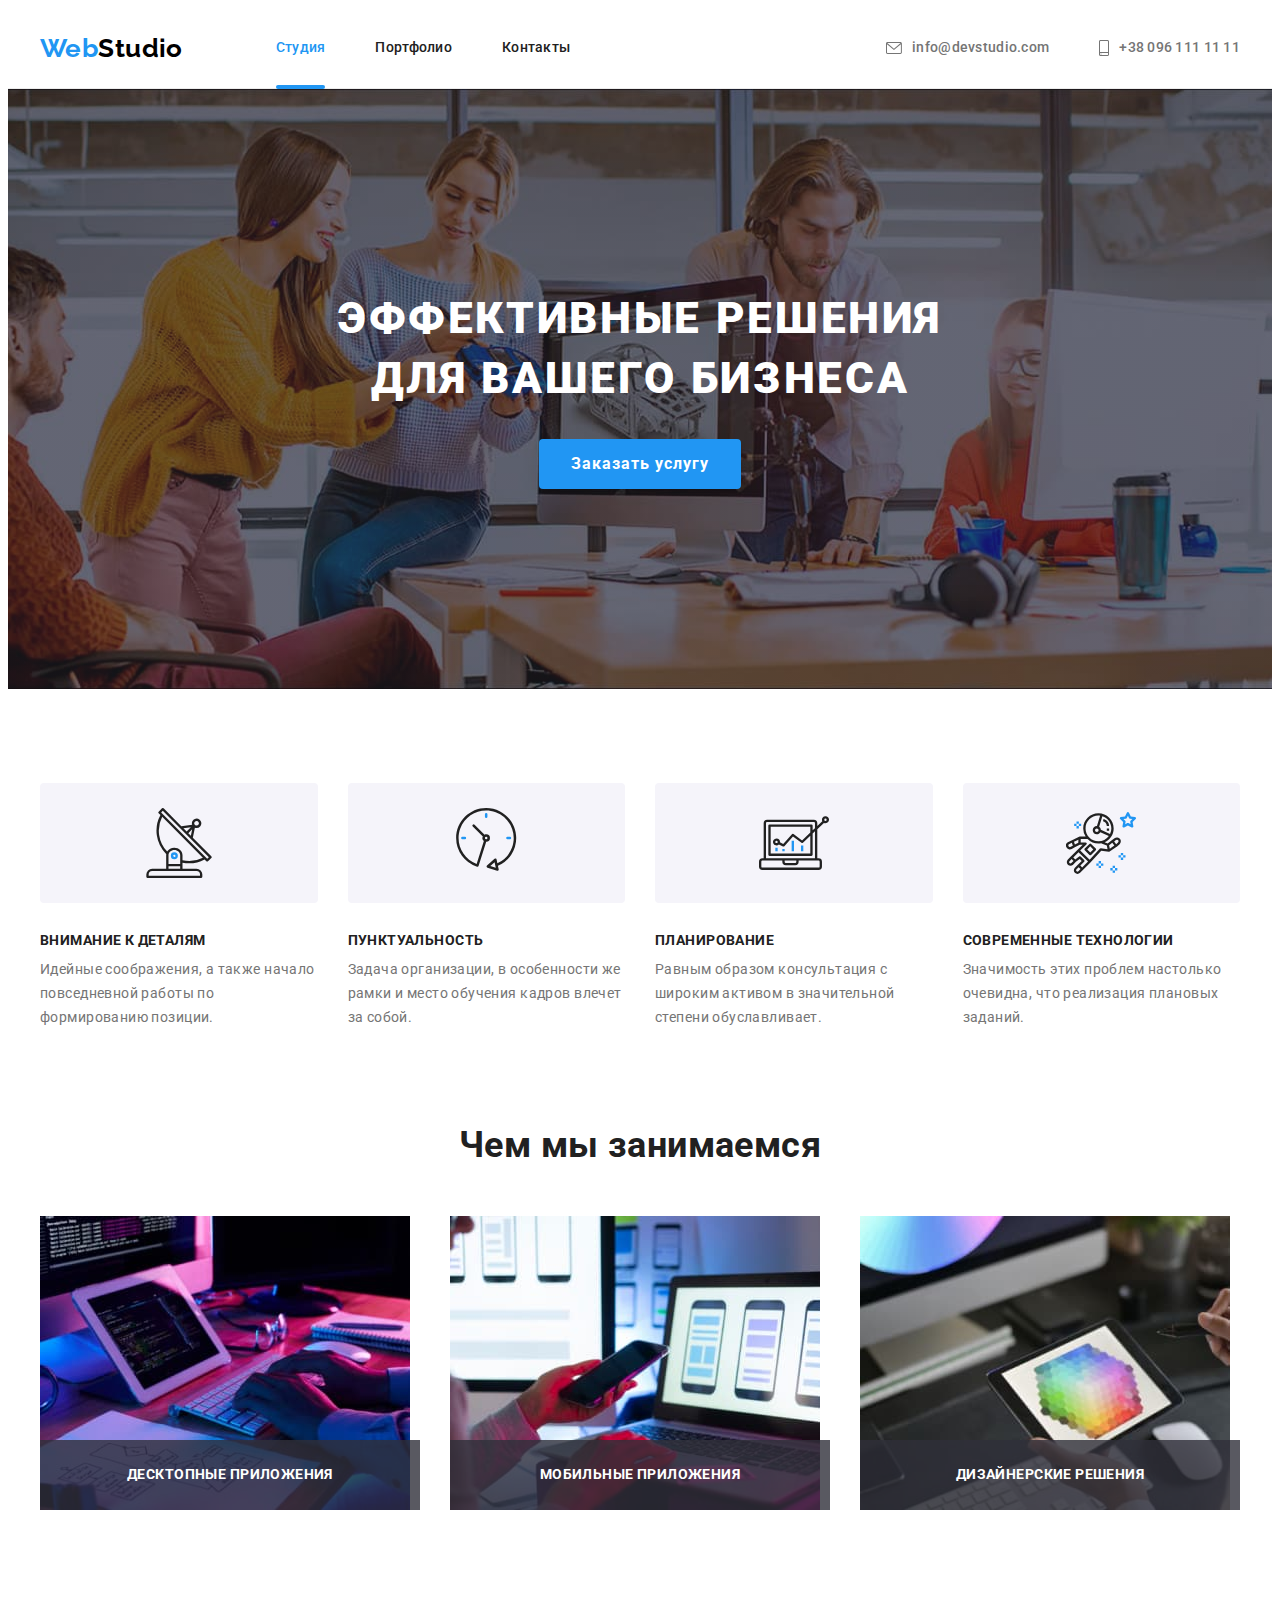
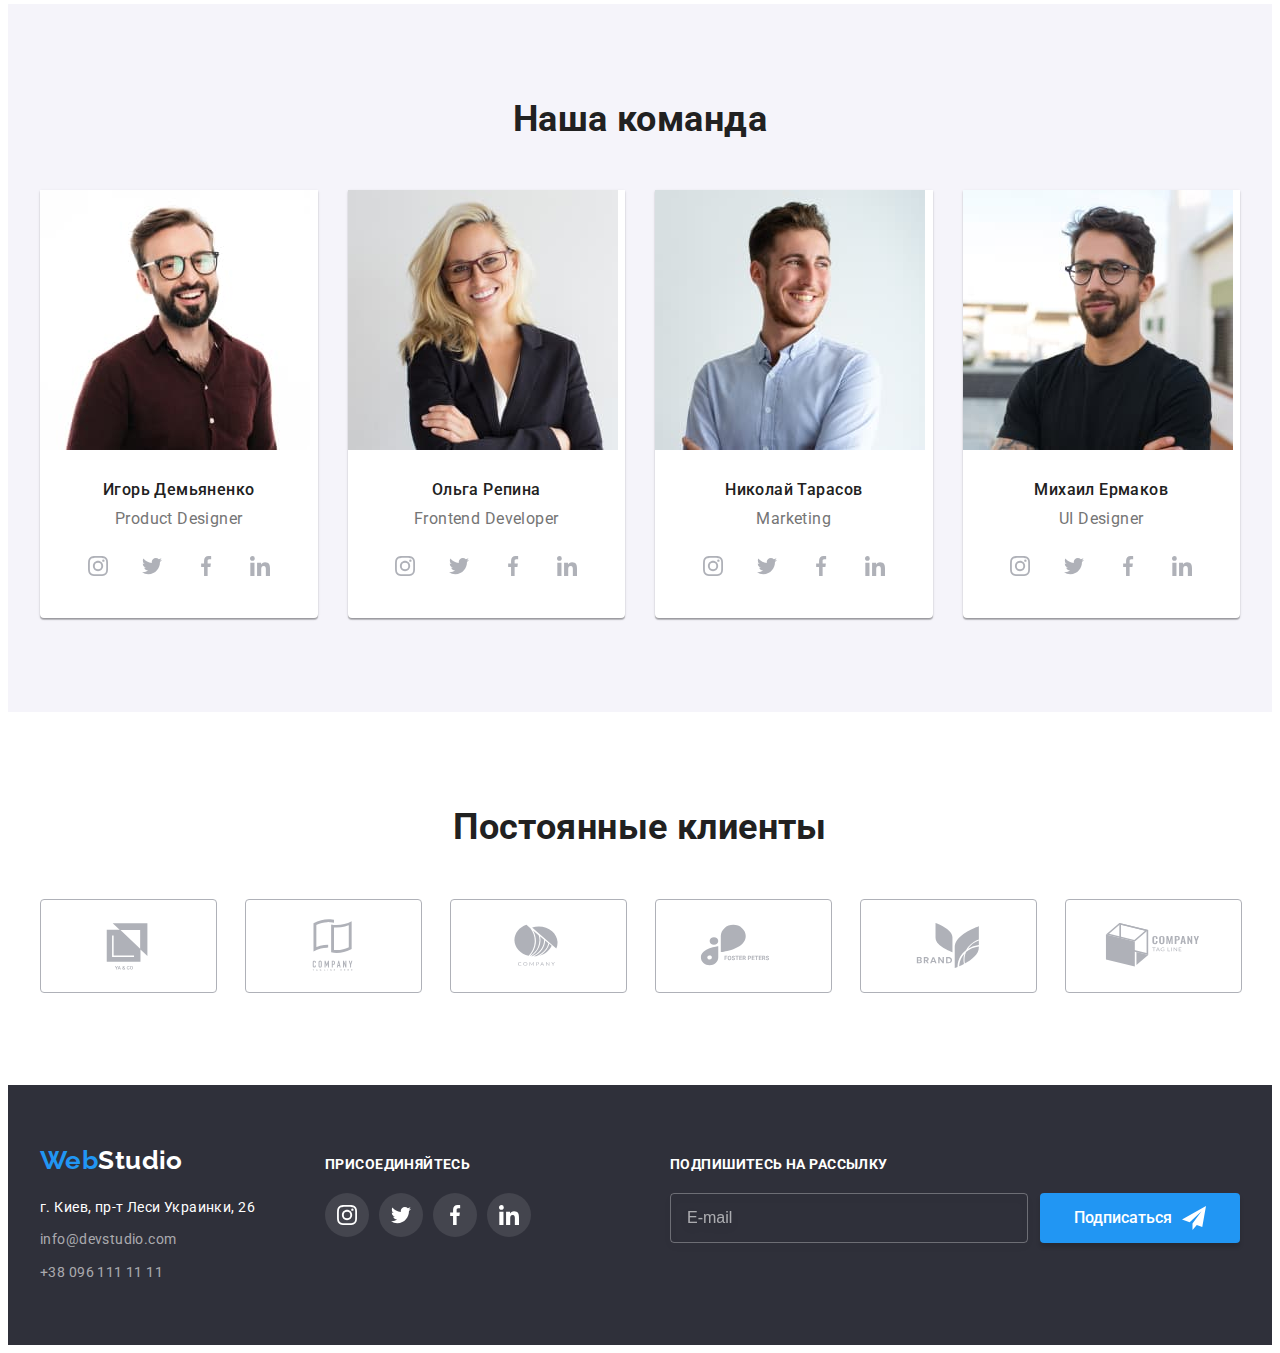
<file: index.html>
<!DOCTYPE html>
<html lang="ru">
  <head>
    <meta charset="UTF-8" />
    <meta http-equiv="X-UA-Compatible" content="IE=edge" />
    <meta name="viewport" content="width=device-width, initial-scale=1.0" />
    <title>Веб студия WebStudio</title>
    <link rel="preconnect" href="https://fonts.googleapis.com" />
    <link rel="preconnect" href="https://fonts.gstatic.com" crossorigin />
    <link
      href="https://fonts.googleapis.com/css2?family=Raleway:wght@700&family=Roboto:wght@400;500;700;900&display=swap"
      rel="stylesheet"
    />
    <link
      rel="stylesheet"
      href="https://cdnjs.cloudflare.com/ajax/libs/modern-normalize/1.1.0/modern-normalize.min.css"
      integrity="sha512-wpPYUAdjBVSE4KJnH1VR1HeZfpl1ub8YT/NKx4PuQ5NmX2tKuGu6U/JRp5y+Y8XG2tV+wKQpNHVUX03MfMFn9Q=="
      crossorigin="anonymous"
      referrerpolicy="no-referrer"
    />
    <link rel="stylesheet" href="./css/main.min.css" />
  </head>

  <body>
    <!-- header -->
    <header class="header">
      <div class="container container__header">
        <a class="logo logo__header" href="./"> <span class="logo--blue">Web</span>Studio </a>

        <button class="menu-btn menu-open-btn" type="button">
          <svg width="40" height="40" aria-label="Открыть мобильное меню">
            <use class="menu-open-btn__icon" href="images/icons.svg#menu-open"></use>
          </svg>
        </button>

        <div class="mobile-menu">
          <button class="menu-btn menu-close-btn" type="button">
            <svg width="40" height="40" aria-label="Закрыть мобильное меню">
              <use class="menu-close-btn__icon" href="images/icons.svg#menu-close"></use>
            </svg>
          </button>
          <nav class="site-nav">
            <ul class="nav-list">
              <li class="nav-list__item">
                <a class="nav-list__link nav-list__link--current" href="./index.html">Студия</a>
              </li>
              <li class="nav-list__item">
                <a class="nav-list__link" href="./portfolio.html">Портфолио</a>
              </li>
              <li class="nav-list__item"><a class="nav-list__link" href="">Контакты</a></li>
            </ul>
          </nav>

          <ul class="contact-list">
            <li class="contact-list__item">
              <a class="contact-list__link" href="mailto:info@devstudio.com">
                <svg class="contact-list__icon-envelope">
                  <use href="images/icons.svg#header-envelope-icon"></use>
                </svg>
                info@devstudio.com</a
              >
            </li>
            <li class="contact-list__item">
              <a class="contact-list__link contact-list__link--accent" href="tel:+380961111111">
                <svg class="contact-list__icon-phone">
                  <use href="images/icons.svg#header-phone-icon"></use>
                </svg>
                +38 096 111 11 11</a
              >
            </li>
          </ul>

          <ul class="social-list">
            <li class="social-list__item">
              <a href="" class="social-list__link" aria-label="instagram">Instagram</a>
            </li>
            <li class="social-list__item">
              <a href="" class="social-list__link" aria-label="twitter">Twitter</a>
            </li>
            <li class="social-list__item">
              <a href="" class="social-list__link" aria-label="facebook">Facebook</a>
            </li>
            <li class="social-list__item">
              <a href="" class="social-list__link" aria-label="linkedin">LinkedIn</a>
            </li>
          </ul>
        </div>
      </div>
    </header>

    <!-- main content -->
    <main>
      <!-- hero -->
      <section class="hero">
        <div class="container">
          <h1 class="hero__title">
            Эффективные решения <br />
            для вашего бизнеса
          </h1>
          <button class="hero__button button" type="button" data-modal-open>Заказать услугу</button>
        </div>
      </section>

      <!-- features -->
      <section class="section">
        <div class="container">
          <h2 class="visually-hidden">Особенности</h2>

          <ul class="feature-list">
            <li class="feature-list__item">
              <div class="feature-list__container">
                <svg class="feature-list__icon" width="70" height="70">
                  <use href="images/icons.svg#feature-antenna"></use>
                </svg>
              </div>
              <h3 class="feature-list__title">Внимание к деталям</h3>
              <p class="feature-list__text">
                Идейные соображения, а также начало повседневной работы по формированию позиции.
              </p>
            </li>
            <li class="feature-list__item">
              <div class="feature-list__container">
                <svg class="feature-list__icon" width="70" height="70">
                  <use href="images/icons.svg#feature-clock"></use>
                </svg>
              </div>
              <h3 class="feature-list__title">Пунктуальность</h3>
              <p class="feature-list__text">
                Задача организации, в особенности же рамки и место обучения кадров влечет за собой.
              </p>
            </li>
            <li class="feature-list__item">
              <div class="feature-list__container">
                <svg class="feature-list__icon" width="70" height="70">
                  <use href="images/icons.svg#feature-diagram"></use>
                </svg>
              </div>
              <h3 class="feature-list__title">Планирование</h3>
              <p class="feature-list__text">
                Равным образом консультация с широким активом в значительной степени обуславливает.
              </p>
            </li>
            <li class="feature-list__item">
              <div class="feature-list__container">
                <svg class="feature-list__icon" width="70" height="70">
                  <use href="images/icons.svg#feature-astronaut"></use>
                </svg>
              </div>
              <h3 class="feature-list__title">Современные технологии</h3>
              <p class="feature-list__text">
                Значимость этих проблем настолько очевидна, что реализация плановых заданий.
              </p>
            </li>
          </ul>
        </div>
      </section>

      <!-- service -->
      <section class="section section--no-padding section--is-hidden">
        <div class="container">
          <h2 class="section__title">Чем мы занимаемся</h2>

          <ul class="service-list">
            <li class="service-list__item">
              <img
                srcset="./images/service-desc-1.jpg 1x, ./images/service-desc-1@2x.jpg 2x"
                src="./images/service-desc-1.jpg"
                alt="Програмист печатает код"
                width="370"
              />
              <h3 class="service-list__title">Десктопные приложения</h3>
            </li>
            <li class="service-list__item">
              <img
                srcset="./images/service-desc-2.jpg 1x, ./images/service-desc-2@2x.jpg 2x"
                src="./images/service-desc-2.jpg"
                alt="Дизайнер создает адаптацию шаблона сайта на телефон"
                width="370"
              />
              <h3 class="service-list__title">Мобильные приложения</h3>
            </li>
            <li class="service-list__item">
              <img
                srcset="./images/service-desc-3.jpg 1x, ./images/service-desc-3@2x.jpg 2x"
                src="./images/service-desc-3.jpg"
                alt="Дизайнер на планшете выбирает цвет на цветовой палитре"
                width="370"
              />
              <h3 class="service-list__title">Дизайнерские решения</h3>
            </li>
          </ul>
        </div>
      </section>

      <!-- team -->
      <section class="section section--other-background">
        <div class="container">
          <h2 class="section__title">Наша команда</h2>

          <ul class="team-list">
            <li class="team-list__item">
              <picture>
                <source
                  srcset="./images/team-card-desc-1.jpg 1x, ./images/team-card-desc-1@2x.jpg 2x"
                  media="(min-width: 1200px)"
                />
                <source
                  srcset="./images/team-card-tabl-1.jpg 1x, ./images/team-card-tabl-1@2x.jpg 2x"
                  media="(min-width: 768px)"
                />
                <source
                  srcset="./images/team-card-mob-1.jpg 1x, ./images/team-card-mob-1@2x.jpg 2x"
                  media="(max-width: 767px)"
                />
                <img src="./images/team-card-desc-1.jpg" alt="Дизайнер продуктов" />
              </picture>

              <div class="team-list__container">
                <h3 class="team-list__title">Игорь Демьяненко</h3>
                <p class="team-list__text" lang="en">Product Designer</p>

                <ul class="social">
                  <li class="social__item">
                    <a href="" class="social__link" aria-label="instagram">
                      <svg class="social__icon" width="20" height="20">
                        <use href="images/icons.svg#sn-instagram"></use>
                      </svg>
                    </a>
                  </li>
                  <li class="social__item">
                    <a href="" class="social__link" aria-label="twitter">
                      <svg class="social__icon" width="20" height="20">
                        <use href="images/icons.svg#sn-twitter"></use>
                      </svg>
                    </a>
                  </li>
                  <li class="social__item">
                    <a href="" class="social__link" aria-label="facebook">
                      <svg class="social__icon" width="20" height="20">
                        <use href="images/icons.svg#sn-facebook"></use>
                      </svg>
                    </a>
                  </li>
                  <li class="social__item">
                    <a href="" class="social__link" aria-label="linkedin">
                      <svg class="social__icon" width="20" height="20">
                        <use href="images/icons.svg#sn-linkedin"></use>
                      </svg>
                    </a>
                  </li>
                </ul>
              </div>
            </li>
            <li class="team-list__item">
              <picture>
                <source
                  srcset="./images/team-card-desc-2.jpg 1x, ./images/team-card-desc-2@2x.jpg 2x"
                  media="(min-width: 1200px)"
                />
                <source
                  srcset="./images/team-card-tabl-2.jpg 1x, ./images/team-card-tabl-2@2x.jpg 2x"
                  media="(min-width: 768px)"
                />
                <source
                  srcset="./images/team-card-mob-2.jpg 1x, ./images/team-card-mob-2@2x.jpg 2x"
                  media="(max-width: 767px)"
                />
                <img src="./images/team-card-desc-2.jpg" alt="Фронтенд разработчик" />
              </picture>

              <div class="team-list__container">
                <h3 class="team-list__title">Ольга Репина</h3>
                <p class="team-list__text" lang="en">Frontend Developer</p>

                <ul class="social">
                  <li class="social__item">
                    <a href="" class="social__link" aria-label="instagram">
                      <svg class="social__icon" width="20" height="20">
                        <use href="images/icons.svg#sn-instagram"></use>
                      </svg>
                    </a>
                  </li>
                  <li class="social__item">
                    <a href="" class="social__link" aria-label="twitter">
                      <svg class="social__icon" width="20" height="20">
                        <use href="images/icons.svg#sn-twitter"></use>
                      </svg>
                    </a>
                  </li>
                  <li class="social__item">
                    <a href="" class="social__link" aria-label="facebook">
                      <svg class="social__icon" width="20" height="20">
                        <use href="images/icons.svg#sn-facebook"></use>
                      </svg>
                    </a>
                  </li>
                  <li class="social__item">
                    <a href="" class="social__link" aria-label="linkedin">
                      <svg class="social__icon" width="20" height="20">
                        <use href="images/icons.svg#sn-linkedin"></use>
                      </svg>
                    </a>
                  </li>
                </ul>
              </div>
            </li>
            <li class="team-list__item">
              <picture>
                <source
                  srcset="./images/team-card-desc-3.jpg 1x, ./images/team-card-desc-3@2x.jpg 2x"
                  media="(min-width: 1200px)"
                />
                <source
                  srcset="./images/team-card-tabl-3.jpg 1x, ./images/team-card-tabl-3@2x.jpg 2x"
                  media="(min-width: 768px)"
                />
                <source
                  srcset="./images/team-card-mob-3.jpg 1x, ./images/team-card-mob-3@2x.jpg 2x"
                  media="(max-width: 767px)"
                />
                <img src="./images/team-card-desc-3.jpg" alt="Маркетолог" />
              </picture>

              <div class="team-list__container">
                <h3 class="team-list__title">Николай Тарасов</h3>
                <p class="team-list__text" lang="en">Marketing</p>

                <ul class="social">
                  <li class="social__item">
                    <a href="" class="social__link" aria-label="instagram">
                      <svg class="social__icon" width="20" height="20">
                        <use href="images/icons.svg#sn-instagram"></use>
                      </svg>
                    </a>
                  </li>
                  <li class="social__item">
                    <a href="" class="social__link" aria-label="twitter">
                      <svg class="social__icon" width="20" height="20">
                        <use href="images/icons.svg#sn-twitter"></use>
                      </svg>
                    </a>
                  </li>
                  <li class="social__item">
                    <a href="" class="social__link" aria-label="facebook">
                      <svg class="social__icon" width="20" height="20">
                        <use href="images/icons.svg#sn-facebook"></use>
                      </svg>
                    </a>
                  </li>
                  <li class="social__item">
                    <a href="" class="social__link" aria-label="linkedin">
                      <svg class="social__icon" width="20" height="20">
                        <use href="images/icons.svg#sn-linkedin"></use>
                      </svg>
                    </a>
                  </li>
                </ul>
              </div>
            </li>
            <li class="team-list__item">
              <picture>
                <source
                  srcset="./images/team-card-desc-4.jpg 1x, ./images/team-card-desc-4@2x.jpg 2x"
                  media="(min-width: 1200px)"
                />
                <source
                  srcset="./images/team-card-tabl-4.jpg 1x, ./images/team-card-tabl-4@2x.jpg 2x"
                  media="(min-width: 768px)"
                />
                <source
                  srcset="./images/team-card-mob-4.jpg 1x, ./images/team-card-mob-4@2x.jpg 2x"
                  media="(max-width: 767px)"
                />
                <img src="./images/team-card-desc-4.jpg" alt="UI дезайнер" />
              </picture>

              <div class="team-list__container">
                <h3 class="team-list__title">Михаил Ермаков</h3>
                <p class="team-list__text" lang="en">UI Designer</p>

                <ul class="social">
                  <li class="social__item">
                    <a href="" class="social__link" aria-label="instagram">
                      <svg class="social__icon" width="20" height="20">
                        <use href="images/icons.svg#sn-instagram"></use>
                      </svg>
                    </a>
                  </li>
                  <li class="social__item">
                    <a href="" class="social__link" aria-label="twitter">
                      <svg class="social__icon" width="20" height="20">
                        <use href="images/icons.svg#sn-twitter"></use>
                      </svg>
                    </a>
                  </li>
                  <li class="social__item">
                    <a href="" class="social__link" aria-label="facebook">
                      <svg class="social__icon" width="20" height="20">
                        <use href="images/icons.svg#sn-facebook"></use>
                      </svg>
                    </a>
                  </li>
                  <li class="social__item">
                    <a href="" class="social__link" aria-label="linkedin">
                      <svg class="social__icon" width="20" height="20">
                        <use href="images/icons.svg#sn-linkedin"></use>
                      </svg>
                    </a>
                  </li>
                </ul>
              </div>
            </li>
          </ul>
        </div>
      </section>
    </main>

    <!-- clients -->
    <section class="section">
      <div class="container">
        <h2 class="section__title">Постоянные клиенты</h2>

        <ul class="clients-list">
          <li class="clients-list__item">
            <a href="" class="clients-list__link">
              <svg class="clients-list__icon" width="106" height="60">
                <use href="images/icons.svg#client-1"></use>
              </svg>
            </a>
          </li>
          <li class="clients-list__item">
            <a href="" class="clients-list__link">
              <svg class="clients-list__icon" width="106" height="60">
                <use href="images/icons.svg#client-2"></use>
              </svg>
            </a>
          </li>
          <li class="clients-list__item">
            <a href="" class="clients-list__link">
              <svg class="clients-list__icon" width="106" height="60">
                <use href="images/icons.svg#client-3"></use>
              </svg>
            </a>
          </li>
          <li class="clients-list__item">
            <a href="" class="clients-list__link">
              <svg class="clients-list__icon" width="106" height="60">
                <use href="images/icons.svg#client-4"></use>
              </svg>
            </a>
          </li>
          <li class="clients-list__item">
            <a href="" class="clients-list__link">
              <svg class="clients-list__icon" width="106" height="60">
                <use href="images/icons.svg#client-5"></use>
              </svg>
            </a>
          </li>
          <li class="clients-list__item">
            <a href="" class="clients-list__link">
              <svg class="clients-list__icon" width="106" height="60">
                <use href="images/icons.svg#client-6"></use>
              </svg>
            </a>
          </li>
        </ul>
      </div>
    </section>

    <!-- footer -->
    <footer class="footer">
      <div class="container footer__elements">
        <div class="footer_first-column">
          <a class="logo logo__footer logo--dark" href="./">
            <span class="logo--blue">Web</span>Studio
          </a>

          <address>
            <ul class="address-list">
              <li class="address-list__item">
                <a
                  class="address-list__link"
                  href="https://goo.gl/maps/HY3VaiPeCCJGnbPLA"
                  target="_blank"
                  rel="noopener"
                >
                  г. Киев, пр-т Леси Украинки, 26
                </a>
              </li>
              <li class="address-list__item">
                <a
                  class="address-list__link address-list__link--gray"
                  href="mailto:info@devstudio.com"
                  >info@devstudio.com</a
                >
              </li>
              <li class="address-list__item">
                <a class="address-list__link address-list__link--gray" href="tel:+380961111111"
                  >+38 096 111 11 11</a
                >
              </li>
            </ul>
          </address>
        </div>

        <div class="footer__second-column">
          <p class="footer__text">присоединяйтесь</p>
          <ul class="social">
            <li class="social__item">
              <a href="" class="social__link social__link--dark" aria-label="instagram">
                <svg class="social__icon" width="20" height="20">
                  <use href="images/icons.svg#sn-instagram"></use>
                </svg>
              </a>
            </li>
            <li class="social__item">
              <a href="" class="social__link social__link--dark" aria-label="twitter">
                <svg class="social__icon" width="20" height="20">
                  <use href="images/icons.svg#sn-twitter"></use>
                </svg>
              </a>
            </li>
            <li class="social__item">
              <a href="" class="social__link social__link--dark" aria-label="facebook">
                <svg class="social__icon" width="20" height="20">
                  <use href="images/icons.svg#sn-facebook"></use>
                </svg>
              </a>
            </li>
            <li class="social__item">
              <a href="" class="social__link social__link--dark" aria-label="linkedin">
                <svg class="social__icon" width="20" height="20">
                  <use href="images/icons.svg#sn-linkedin"></use>
                </svg>
              </a>
            </li>
          </ul>
        </div>

        <div class="footer__third-column">
          <p class="footer__text">Подпишитесь на рассылку</p>

          <form class="mailing-form">
            <label for="mailing"></label>
            <input
              class="mailing-form__input"
              type="email"
              name="mailing"
              id="mailing"
              placeholder="E-mail"
              required
            />

            <button class="submit-button mailing-form__submit-button" type="submit">
              Подписаться
              <svg class="submit-button__icon" width="24" height="24">
                <use href="images/icons.svg#icon-send"></use>
              </svg>
            </button>
          </form>
        </div>
      </div>
    </footer>

    <!-- modal-window -->
    <div class="backdrop backdrop--is-hidden" data-modal>
      <div class="modal-window">
        <button class="close-button modal-window__close-button" type="button" data-modal-close>
          <svg class="close-button__icon" width="18" height="18">
            <use href="images/icons.svg#close-icon"></use>
          </svg>
        </button>
        <p class="modal-window__title">Оставьте свои данные, мы вам перезвоним</p>

        <form class="modal-form">
          <div class="modal-form__field">
            <label class="modal-form__label" for="user-name">Имя</label>
            <div class="modal-form__input-container">
              <input
                class="modal-form__input"
                type="text"
                name="user-name"
                id="user-name"
                minlength="3"
                required
              />
              <svg class="modal-form__icon" width="18" height="18">
                <use href="images/icons.svg#person-icon"></use>
              </svg>
            </div>
          </div>

          <div class="modal-form__field">
            <label class="modal-form__label" for="user-tel">Телефон </label>
            <div class="modal-form__input-container">
              <input class="modal-form__input" type="tel" name="user-tel" id="user-tel" required />
              <svg class="modal-form__icon" width="18" height="18">
                <use href="images/icons.svg#phone-icon"></use>
              </svg>
            </div>
          </div>

          <div class="modal-form__field">
            <label class="modal-form__label" for="user-mail">Почта</label>
            <div class="modal-form__input-container">
              <input
                class="modal-form__input"
                type="email"
                name="user-mail"
                id="user-mail"
                required
              />
              <svg class="modal-form__icon" width="18" height="18">
                <use href="images/icons.svg#email-icon"></use>
              </svg>
            </div>
          </div>

          <div class="modal-form__textarea-container">
            <label class="modal-form__label" for="user-coment">Комментарий</label>
            <textarea
              class="modal-form__textarea"
              name="user-coment"
              id="user-coment"
              placeholder="Введите текст"
            ></textarea>
          </div>

          <label class="modal-form__checkbox-label">
            <input
              class="modal-form__checkbox visually-hidden"
              type="checkbox"
              name="user-checkbox"
              required
            />
            <span class="modal-form__custom-checkbox">
              <svg class="modal-form__custom-checkbox-icon" width="16" height="15">
                <use href="images/icons.svg#icon-check"></use>
              </svg>
            </span>
            <span class="modal-form__checkbox-label-text"
              >Соглашаюсь с рассылкой и принимаю
              <a class="modal-form__checkbox-label-link" href="">Условия договора</a></span
            >
          </label>

          <button class="submit-button modal-form__submit-button" type="submit">Отправить</button>
        </form>
      </div>
    </div>

    <script src="./js/modal.js"></script>
    <script src="./js/mobile-menu.js"></script>
  </body>
</html>
</file>
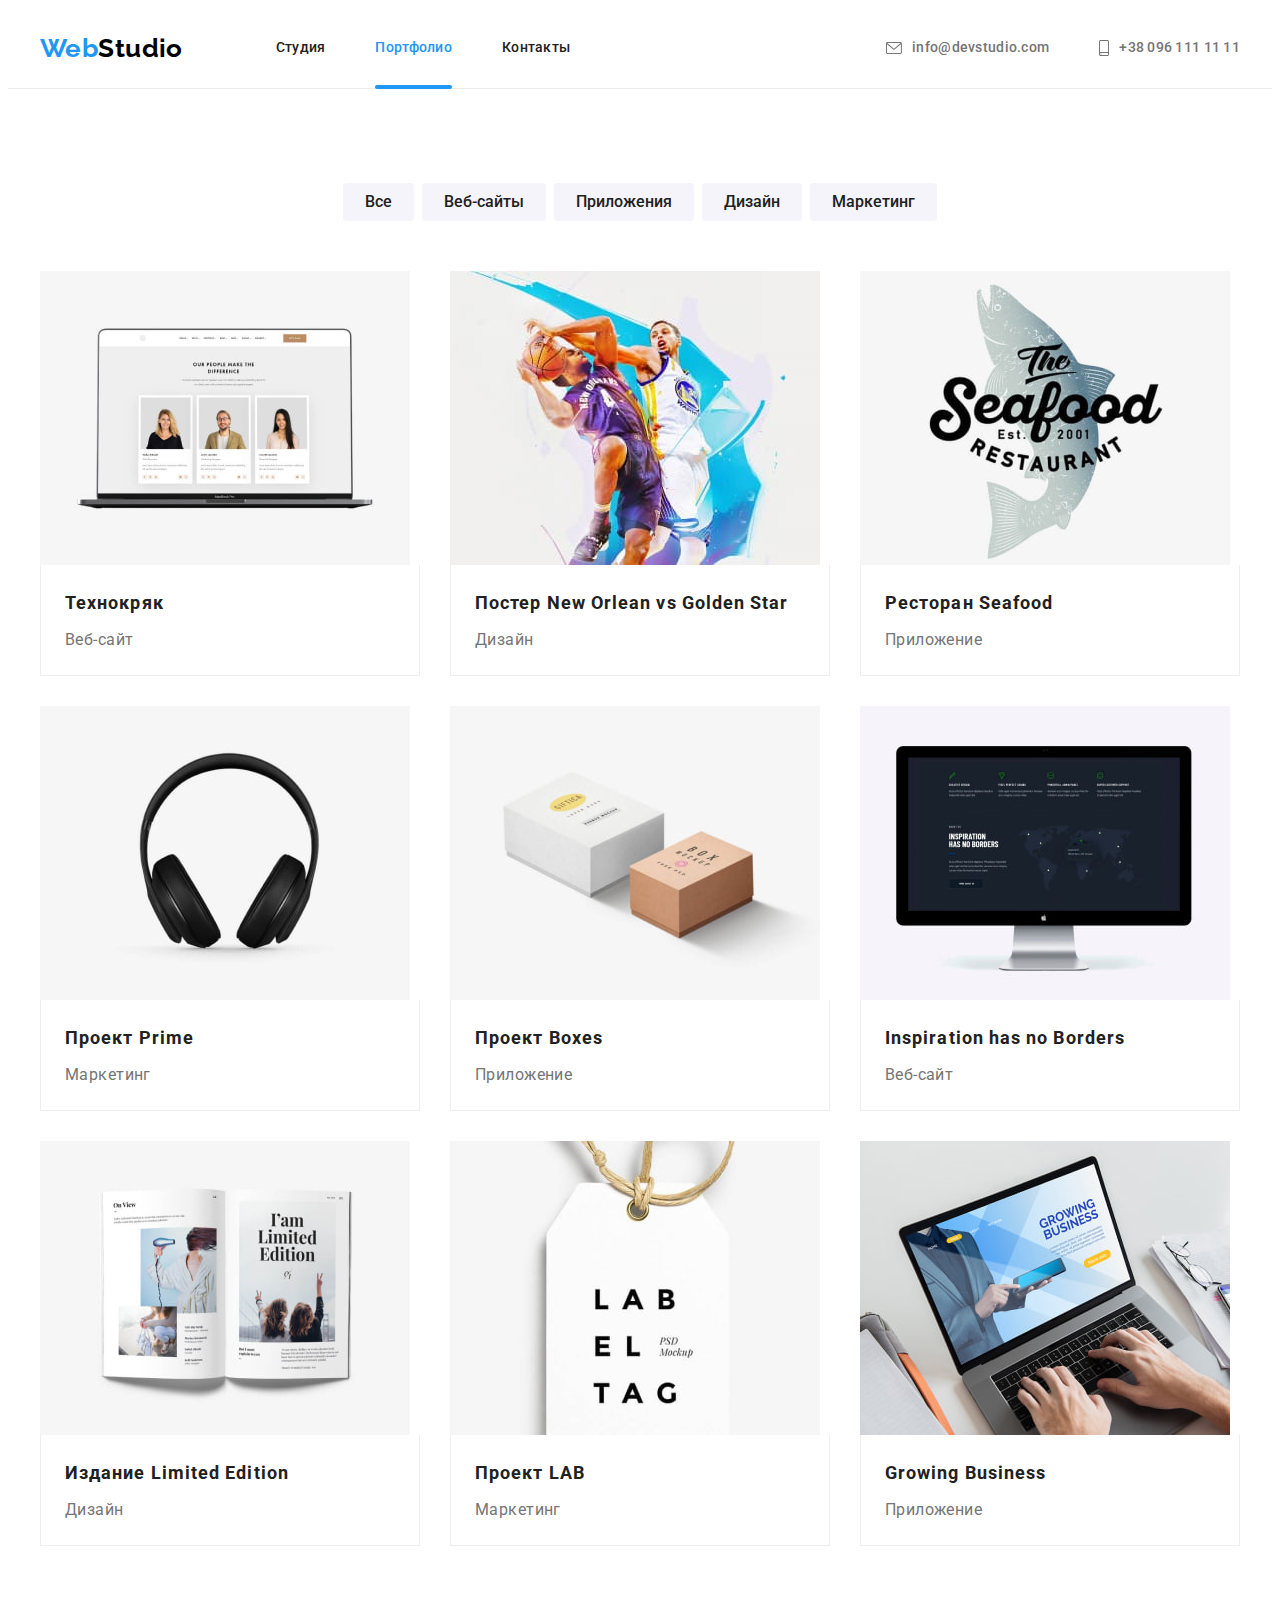
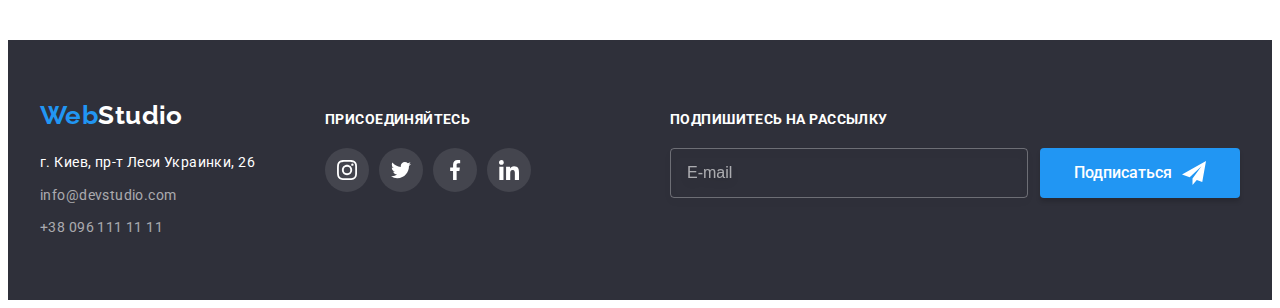
<file: portfolio.html>
<!DOCTYPE html>
<html lang="ru">
  <head>
    <meta charset="UTF-8" />
    <meta http-equiv="X-UA-Compatible" content="IE=edge" />
    <meta name="viewport" content="width=device-width, initial-scale=1.0" />
    <title>Веб студия WebStudio</title>
    <link rel="preconnect" href="https://fonts.googleapis.com" />
    <link rel="preconnect" href="https://fonts.gstatic.com" crossorigin />
    <link
      href="https://fonts.googleapis.com/css2?family=Raleway:wght@700&family=Roboto:wght@400;500;700;900&display=swap"
      rel="stylesheet"
    />
    <link
      rel="stylesheet"
      href="https://cdnjs.cloudflare.com/ajax/libs/modern-normalize/1.1.0/modern-normalize.min.css"
      integrity="sha512-wpPYUAdjBVSE4KJnH1VR1HeZfpl1ub8YT/NKx4PuQ5NmX2tKuGu6U/JRp5y+Y8XG2tV+wKQpNHVUX03MfMFn9Q=="
      crossorigin="anonymous"
      referrerpolicy="no-referrer"
    />
    <link rel="stylesheet" href="./css/main.min.css" />
  </head>

  <body>
    <!-- header -->
    <header class="header">
      <div class="container container__header">
        <a class="logo logo__header" href="./"> <span class="logo--blue">Web</span>Studio </a>

        <button class="menu-btn menu-open-btn" type="button">
          <svg width="40" height="40" area-label="Открыть мобильное меню">
            <use class="menu-open-btn__icon" href="images/icons.svg#menu-open"></use>
          </svg>
        </button>

        <div class="mobile-menu">
          <button class="menu-btn menu-close-btn" type="button">
            <svg width="40" height="40" area-label="Закрыть мобильное меню">
              <use class="menu-close-btn__icon" href="images/icons.svg#menu-close"></use>
            </svg>
          </button>
          <nav class="site-nav">
            <ul class="nav-list">
              <li class="nav-list__item">
                <a class="nav-list__link" href="./index.html">Студия</a>
              </li>
              <li class="nav-list__item">
                <a class="nav-list__link nav-list__link--current" href="./portfolio.html"
                  >Портфолио</a
                >
              </li>
              <li class="nav-list__item"><a class="nav-list__link" href="">Контакты</a></li>
            </ul>
          </nav>

          <ul class="contact-list">
            <li class="contact-list__item">
              <a class="contact-list__link" href="mailto:info@devstudio.com">
                <svg class="contact-list__icon-envelope">
                  <use href="images/icons.svg#header-envelope-icon"></use>
                </svg>
                info@devstudio.com</a
              >
            </li>
            <li class="contact-list__item">
              <a class="contact-list__link contact-list__link--accent" href="tel:+380961111111">
                <svg class="contact-list__icon-phone">
                  <use href="images/icons.svg#header-phone-icon"></use>
                </svg>
                +38 096 111 11 11</a
              >
            </li>
          </ul>

          <ul class="social-list">
            <li class="social-list__item">
              <a href="" class="social-list__link" aria-label="instagram">Instagram</a>
            </li>
            <li class="social-list__item">
              <a href="" class="social-list__link" aria-label="twitter">Twitter</a>
            </li>
            <li class="social-list__item">
              <a href="" class="social-list__link" aria-label="facebook">Facebook</a>
            </li>
            <li class="social-list__item">
              <a href="" class="social-list__link" aria-label="linkedin">LinkedIn</a>
            </li>
          </ul>
        </div>
      </div>
    </header>

    <!-- Основной контент -->
    <main>
      <section class="section">
        <div class="container">
          <h1 class="visually-hidden">Портфолио</h1>
          <!-- Кнопки -->
          <ul class="filter-list">
            <li class="filter-list__item">
              <button class="filter-list__button" type="button">Все</button>
            </li>
            <li class="filter-list__item">
              <button class="filter-list__button" type="button">Веб-сайты</button>
            </li>
            <li class="filter-list__item">
              <button class="filter-list__button" type="button">Приложения</button>
            </li>
            <li class="filter-list__item">
              <button class="filter-list__button" type="button">Дизайн</button>
            </li>
            <li class="filter-list__item">
              <button class="filter-list__button" type="button">Маркетинг</button>
            </li>
          </ul>
          <!-- Список проектов -->
          <ul class="project-list">
            <li class="project-list__item">
              <a class="project-list__link" href="">
                <div class="project-list__container">
                  <picture>
                    <source
                      srcset="./images/portfolio-desc-1.jpg 1x, ./images/portfolio-desc-1@2x.jpg 2x"
                      media="(min-width: 1200px)"
                    />
                    <source
                      srcset="./images/portfolio-tabl-1.jpg 1x, ./images/portfolio-tabl-1@2x.jpg 2x"
                      media="(min-width: 768px)"
                    />
                    <source
                      srcset="./images/portfolio-mob-1.jpg 1x, ./images/portfolio-mob-1@2x.jpg 2x"
                      media="(max-width: 767px)"
                    />
                    <img
                      src="./images/portfolio-desc-1.jpg"
                      alt="На экране ноутбука главная страница сайта"
                    />
                  </picture>

                  <p class="project-list__overlay-description">
                    Технокряк это современная площадка распространения коронавируса. Компании
                    используют эту платформу для цифрового шпионажа и атак на защищённые сервера
                    конкурентов.
                  </p>
                </div>
                <div class="project-list__thumb">
                  <h2 class="project-list__title">Технокряк</h2>
                  <p class="project-list__text">Веб-сайт</p>
                </div>
              </a>
            </li>

            <li class="project-list__item">
              <a class="project-list__link" href="">
                <div class="project-list__container">
                  <picture>
                    <source
                      srcset="./images/portfolio-desc-2.jpg 1x, ./images/portfolio-desc-2@2x.jpg 2x"
                      media="(min-width: 1200px)"
                    />
                    <source
                      srcset="./images/portfolio-tabl-2.jpg 1x, ./images/portfolio-tabl-2@2x.jpg 2x"
                      media="(min-width: 768px)"
                    />
                    <source
                      srcset="./images/portfolio-mob-2.jpg 1x, ./images/portfolio-mob-2@2x.jpg 2x"
                      media="(max-width: 767px)"
                    />
                    <img src="./images/portfolio-desc-2.jpg" alt="Два баскетболиста" />
                  </picture>

                  <p class="project-list__overlay-description">
                    Технокряк это современная площадка распространения коронавируса. Компании
                    используют эту платформу для цифрового шпионажа и атак на защищённые сервера
                    конкурентов.
                  </p>
                </div>
                <div class="project-list__thumb">
                  <h2 class="project-list__title">
                    Постер <span lang="en">New Orlean vs Golden Star</span>
                  </h2>
                  <p class="project-list__text">Дизайн</p>
                </div>
              </a>
            </li>

            <li class="project-list__item">
              <a class="project-list__link" href="">
                <div class="project-list__container">
                  <picture>
                    <source
                      srcset="./images/portfolio-desc-3.jpg 1x, ./images/portfolio-desc-3@2x.jpg 2x"
                      media="(min-width: 1200px)"
                    />
                    <source
                      srcset="./images/portfolio-tabl-3.jpg 1x, ./images/portfolio-tabl-3@2x.jpg 2x"
                      media="(min-width: 768px)"
                    />
                    <source
                      srcset="./images/portfolio-mob-3.jpg 1x, ./images/portfolio-mob-3@2x.jpg 2x"
                      media="(max-width: 767px)"
                    />
                    <img src="./images/portfolio-desc-3.jpg" alt="Логотип ресторана" />
                  </picture>

                  <p class="project-list__overlay-description">
                    Технокряк это современная площадка распространения коронавируса. Компании
                    используют эту платформу для цифрового шпионажа и атак на защищённые сервера
                    конкурентов.
                  </p>
                </div>
                <div class="project-list__thumb">
                  <h2 class="project-list__title">Ресторан <span lang="en">Seafood</span></h2>
                  <p class="project-list__text">Приложение</p>
                </div>
              </a>
            </li>

            <li class="project-list__item">
              <a class="project-list__link" href="">
                <div class="project-list__container">
                  <picture>
                    <source
                      srcset="./images/portfolio-desc-4.jpg 1x, ./images/portfolio-desc-4@2x.jpg 2x"
                      media="(min-width: 1200px)"
                    />
                    <source
                      srcset="./images/portfolio-tabl-4.jpg 1x, ./images/portfolio-tabl-4@2x.jpg 2x"
                      media="(min-width: 768px)"
                    />
                    <source
                      srcset="./images/portfolio-mob-4.jpg 1x, ./images/portfolio-mob-4@2x.jpg 2x"
                      media="(max-width: 767px)"
                    />
                    <img src="./images/portfolio-desc-4.jpg" alt="Наушники закрытого типа" />
                  </picture>

                  <p class="project-list__overlay-description">
                    Технокряк это современная площадка распространения коронавируса. Компании
                    используют эту платформу для цифрового шпионажа и атак на защищённые сервера
                    конкурентов.
                  </p>
                </div>
                <div class="project-list__thumb">
                  <h2 class="project-list__title">Проект <span lang="en">Prime</span></h2>
                  <p class="project-list__text">Маркетинг</p>
                </div>
              </a>
            </li>

            <li class="project-list__item">
              <a class="project-list__link" href="">
                <div class="project-list__container">
                  <picture>
                    <source
                      srcset="./images/portfolio-desc-5.jpg 1x, ./images/portfolio-desc-5@2x.jpg 2x"
                      media="(min-width: 1200px)"
                    />
                    <source
                      srcset="./images/portfolio-tabl-5.jpg 1x, ./images/portfolio-tabl-5@2x.jpg 2x"
                      media="(min-width: 768px)"
                    />
                    <source
                      srcset="./images/portfolio-mob-5.jpg 1x, ./images/portfolio-mob-5@2x.jpg 2x"
                      media="(max-width: 767px)"
                    />
                    <img src="./images/portfolio-desc-5.jpg" alt="Две картонные коробки" />
                  </picture>

                  <p class="project-list__overlay-description">
                    Технокряк это современная площадка распространения коронавируса. Компании
                    используют эту платформу для цифрового шпионажа и атак на защищённые сервера
                    конкурентов.
                  </p>
                </div>
                <div class="project-list__thumb">
                  <h2 class="project-list__title">Проект <span lang="en">Boxes</span></h2>
                  <p class="project-list__text">Приложение</p>
                </div>
              </a>
            </li>

            <li class="project-list__item">
              <a class="project-list__link" href="">
                <div class="project-list__container">
                  <picture>
                    <source
                      srcset="./images/portfolio-desc-6.jpg 1x, ./images/portfolio-desc-6@2x.jpg 2x"
                      media="(min-width: 1200px)"
                    />
                    <source
                      srcset="./images/portfolio-tabl-6.jpg 1x, ./images/portfolio-tabl-6@2x.jpg 2x"
                      media="(min-width: 768px)"
                    />
                    <source
                      srcset="./images/portfolio-mob-6.jpg 1x, ./images/portfolio-mob-6@2x.jpg 2x"
                      media="(max-width: 767px)"
                    />
                    <img
                      src="./images/portfolio-desc-6.jpg"
                      alt="На экране монитора главная страница сайта"
                    />
                  </picture>

                  <p class="project-list__overlay-description">
                    Технокряк это современная площадка распространения коронавируса. Компании
                    используют эту платформу для цифрового шпионажа и атак на защищённые сервера
                    конкурентов.
                  </p>
                </div>
                <div class="project-list__thumb">
                  <h2 class="project-list__title" lang="en">Inspiration has no Borders</h2>
                  <p class="project-list__text">Веб-сайт</p>
                </div>
              </a>
            </li>

            <li class="project-list__item">
              <a class="project-list__link" href="">
                <div class="project-list__container">
                  <picture>
                    <source
                      srcset="./images/portfolio-desc-7.jpg 1x, ./images/portfolio-desc-7@2x.jpg 2x"
                      media="(min-width: 1200px)"
                    />
                    <source
                      srcset="./images/portfolio-tabl-7.jpg 1x, ./images/portfolio-tabl-7@2x.jpg 2x"
                      media="(min-width: 768px)"
                    />
                    <source
                      srcset="./images/portfolio-mob-7.jpg 1x, ./images/portfolio-mob-7@2x.jpg 2x"
                      media="(max-width: 767px)"
                    />
                    <img src="./images/portfolio-desc-7.jpg" alt="Раскрытая книга" />
                  </picture>

                  <p class="project-list__overlay-description">
                    Технокряк это современная площадка распространения коронавируса. Компании
                    используют эту платформу для цифрового шпионажа и атак на защищённые сервера
                    конкурентов.
                  </p>
                </div>
                <div class="project-list__thumb">
                  <h2 class="project-list__title">
                    Издание <span lang="en">Limited Edition</span>
                  </h2>
                  <p class="project-list__text">Дизайн</p>
                </div>
              </a>
            </li>

            <li class="project-list__item">
              <a class="project-list__link" href="">
                <div class="project-list__container">
                  <picture>
                    <source
                      srcset="./images/portfolio-desc-8.jpg 1x, ./images/portfolio-desc-8@2x.jpg 2x"
                      media="(min-width: 1200px)"
                    />
                    <source
                      srcset="./images/portfolio-tabl-8.jpg 1x, ./images/portfolio-tabl-8@2x.jpg 2x"
                      media="(min-width: 768px)"
                    />
                    <source
                      srcset="./images/portfolio-mob-8.jpg 1x, ./images/portfolio-mob-8@2x.jpg 2x"
                      media="(max-width: 767px)"
                    />
                    <img src="./images/portfolio-desc-8.jpg" alt="Бирка с названием компании" />
                  </picture>

                  <p class="project-list__overlay-description">
                    Технокряк это современная площадка распространения коронавируса. Компании
                    используют эту платформу для цифрового шпионажа и атак на защищённые сервера
                    конкурентов.
                  </p>
                </div>
                <div class="project-list__thumb">
                  <h2 class="project-list__title">Проект <span lang="en">LAB</span></h2>
                  <p class="project-list__text">Маркетинг</p>
                </div>
              </a>
            </li>

            <li class="project-list__item">
              <a class="project-list__link" href="">
                <div class="project-list__container">
                  <picture>
                    <source
                      srcset="./images/portfolio-desc-9.jpg 1x, ./images/portfolio-desc-9@2x.jpg 2x"
                      media="(min-width: 1200px)"
                    />
                    <source
                      srcset="./images/portfolio-tabl-9.jpg 1x, ./images/portfolio-tabl-9@2x.jpg 2x"
                      media="(min-width: 768px)"
                    />
                    <source
                      srcset="./images/portfolio-mob-9.jpg 1x, ./images/portfolio-mob-9@2x.jpg 2x"
                      media="(max-width: 767px)"
                    />
                    <img src="./images/portfolio-desc-9.jpg" alt="Человек печатает на ноутбуке" />
                  </picture>

                  <p class="project-list__overlay-description">
                    Технокряк это современная площадка распространения коронавируса. Компании
                    используют эту платформу для цифрового шпионажа и атак на защищённые сервера
                    конкурентов.
                  </p>
                </div>
                <div class="project-list__thumb">
                  <h2 class="project-list__title" lang="en">Growing Business</h2>
                  <p class="project-list__text">Приложение</p>
                </div>
              </a>
            </li>
          </ul>
        </div>
      </section>
    </main>

    <!-- Футер -->
    <footer class="footer">
      <div class="container footer__elements">
        <div class="footer_first-column">
          <a class="logo logo__footer logo--dark" href="./">
            <span class="logo--blue">Web</span>Studio
          </a>

          <address>
            <ul class="address-list">
              <li class="address-list__item">
                <a
                  class="address-list__link"
                  href="https://goo.gl/maps/HY3VaiPeCCJGnbPLA"
                  target="_blank"
                  rel="noopener"
                >
                  г. Киев, пр-т Леси Украинки, 26
                </a>
              </li>
              <li class="address-list__item">
                <a
                  class="address-list__link address-list__link--gray"
                  href="mailto:info@devstudio.com"
                  >info@devstudio.com</a
                >
              </li>
              <li class="address-list__item">
                <a class="address-list__link address-list__link--gray" href="tel:+380961111111"
                  >+38 096 111 11 11</a
                >
              </li>
            </ul>
          </address>
        </div>

        <div class="footer__second-column">
          <p class="footer__text">присоединяйтесь</p>
          <ul class="social">
            <li class="social__item">
              <a href="" class="social__link social__link--dark" aria-label="instagram">
                <svg class="social__icon" width="20" height="20">
                  <use href="images/icons.svg#sn-instagram"></use>
                </svg>
              </a>
            </li>
            <li class="social__item">
              <a href="" class="social__link social__link--dark" aria-label="twitter">
                <svg class="social__icon" width="20" height="20">
                  <use href="images/icons.svg#sn-twitter"></use>
                </svg>
              </a>
            </li>
            <li class="social__item">
              <a href="" class="social__link social__link--dark" aria-label="facebook">
                <svg class="social__icon" width="20" height="20">
                  <use href="images/icons.svg#sn-facebook"></use>
                </svg>
              </a>
            </li>
            <li class="social__item">
              <a href="" class="social__link social__link--dark" aria-label="linkedin">
                <svg class="social__icon" width="20" height="20">
                  <use href="images/icons.svg#sn-linkedin"></use>
                </svg>
              </a>
            </li>
          </ul>
        </div>

        <div class="footer__third-column">
          <p class="footer__text">Подпишитесь на рассылку</p>

          <form class="mailing-form">
            <label for="mailing"></label>
            <input
              class="mailing-form__input"
              type="email"
              name="mailing"
              id="mailing"
              placeholder="E-mail"
              required
            />

            <button class="submit-button mailing-form__submit-button" type="submit">
              Подписаться
              <svg class="submit-button__icon" width="24" height="24">
                <use href="images/icons.svg#icon-send"></use>
              </svg>
            </button>
          </form>
        </div>
      </div>
    </footer>

    <script src="./js/mobile-menu.js"></script>
  </body>
</html>
</file>
<file: css/main.min.css>
h1,h2,h3,h4,h5,h6,p{margin-top:0;margin-bottom:0}ul{list-style:none;padding-left:0;margin-top:0;margin-bottom:0}img{display:block;max-width:100%;height:auto}body{font-family:'Roboto', sans-serif;font-size:14px;letter-spacing:0.03em;color:#757575;background-color:#fff}body.modal-open{overflow:hidden}@media screen and (max-width: 767px){body.mobile-menu-open{overflow:hidden}}a{display:inline-block;text-decoration:none}.visually-hidden{position:absolute;white-space:nowrap;width:1px;height:1px;overflow:hidden;border:0;padding:0;clip:rect(0 0 0 0);-webkit-clip-path:inset(50%);clip-path:inset(50%);margin:-1px}.logo{font-family:Raleway, sans-serif;font-weight:700;font-size:24px;line-height:1.17;color:#000}.logo--blue{color:#2196f3}.logo--dark{color:#fff}@media screen and (min-width: 1200px){.logo{font-size:26px;line-height:1.19}}.button,.submit-button,.filter-list__button{display:inline-block;border:0;border-radius:4px;padding:6px 22px;font-family:inherit;font-weight:500;font-size:16px;line-height:1.62;text-align:center;color:#212121;background-color:#fff;cursor:pointer;-webkit-user-select:none;-moz-user-select:none;-ms-user-select:none;user-select:none}.submit-button{display:-webkit-box;display:-ms-flexbox;display:flex;-webkit-box-align:center;-ms-flex-align:center;align-items:center;-webkit-box-pack:center;-ms-flex-pack:center;justify-content:center;width:200px;height:50px;color:#fff;background-color:#2196f3;-webkit-box-shadow:0px 4px 4px rgba(0,0,0,0.15);box-shadow:0px 4px 4px rgba(0,0,0,0.15);-webkit-transition:background-color 250ms cubic-bezier(0.4, 0, 0.2, 1);transition:background-color 250ms cubic-bezier(0.4, 0, 0.2, 1)}.submit-button:hover,.submit-button:focus{background-color:#188ce8}.submit-button__icon{margin-left:10px}.close-button{display:-webkit-box;display:-ms-flexbox;display:flex;-webkit-box-pack:center;-ms-flex-pack:center;justify-content:center;-webkit-box-align:center;-ms-flex-align:center;align-items:center;padding:5px;width:30px;height:30px;background-color:transparent;border:1px solid rgba(0,0,0,0.1);border-radius:50%;cursor:pointer;-webkit-transition:fill 250ms cubic-bezier(0.4, 0, 0.2, 1);transition:fill 250ms cubic-bezier(0.4, 0, 0.2, 1)}.close-button:hover,.close-button:focus{fill:#2196f3}.social{display:-webkit-box;display:-ms-flexbox;display:flex;-webkit-box-pack:center;-ms-flex-pack:center;justify-content:center}.social__item{width:44px;height:44px}.social__item:not(:last-child){margin-right:10px}.social__link{display:-webkit-box;display:-ms-flexbox;display:flex;-webkit-box-pack:center;-ms-flex-pack:center;justify-content:center;-webkit-box-align:center;-ms-flex-align:center;align-items:center;width:100%;height:100%;border-radius:50%;color:#afb1b8;-webkit-transition:color 250ms cubic-bezier(0.4, 0, 0.2, 1),background-color 250ms cubic-bezier(0.4, 0, 0.2, 1);transition:color 250ms cubic-bezier(0.4, 0, 0.2, 1),background-color 250ms cubic-bezier(0.4, 0, 0.2, 1)}.social__link--dark{color:#fff;background-color:rgba(255,255,255,0.1)}.social__link:hover,.social__link:focus{border-radius:50%;background-color:#2196f3;color:#ffffff}.social__icon{fill:currentColor}.backdrop{position:fixed;top:0;left:0;height:100vh;width:100vw;overflow-y:scroll;background-color:rgba(0,0,0,0.2);opacity:1;-webkit-transition:opacity 250ms cubic-bezier(0.4, 0, 0.2, 1),visibility 250ms cubic-bezier(0.4, 0, 0.2, 1);transition:opacity 250ms cubic-bezier(0.4, 0, 0.2, 1),visibility 250ms cubic-bezier(0.4, 0, 0.2, 1)}@media screen and (max-width: 767px){.backdrop{padding:90px 15px}}.backdrop--is-hidden{visibility:hidden;opacity:0;pointer-events:none}.container{margin-right:auto;margin-left:auto;padding:0 15px}@media screen and (min-width: 480px){.container{width:480px}}@media screen and (min-width: 768px){.container{width:768px}}@media screen and (min-width: 1200px){.container{width:1200px}}.section{padding:60px 0}@media screen and (min-width: 1200px){.section{padding:94px 0}}.section--no-padding{padding-top:0}@media screen and (max-width: 1199px){.section--is-hidden{display:none}}.section--other-background{background-color:#f5f4fa}.section__title{margin-bottom:30px;font-weight:700;font-size:28px;line-height:1.18;text-align:center;color:#212121}@media screen and (min-width: 1200px){.section__title{font-size:36px;line-height:1.17;margin-bottom:50px}}.header{border-bottom:1px solid #ececec}.container__header{display:-webkit-box;display:-ms-flexbox;display:flex;-webkit-box-align:center;-ms-flex-align:center;align-items:center}@media screen and (max-width: 767px){.container__header{-webkit-box-pack:justify;-ms-flex-pack:justify;justify-content:space-between}}.logo__header{padding:16px 0}@media screen and (min-width: 768px){.logo__header{padding:0;margin-right:93px}}.menu-btn{display:-webkit-inline-box;display:-ms-inline-flexbox;display:inline-flex;margin:0;padding:0;border:none;background-color:transparent;cursor:pointer;-webkit-transition:fill 250ms cubic-bezier(0.4, 0, 0.2, 1);transition:fill 250ms cubic-bezier(0.4, 0, 0.2, 1)}.menu-btn:hover,.menu-btn:focus{fill:#2196f3}@media screen and (min-width: 768px){.menu-open-btn{display:none}}.menu-close-btn{position:absolute;top:10px;right:15px}@media screen and (min-width: 768px){.menu-close-btn{display:none}}@media screen and (max-width: 767px){.mobile-menu{display:-webkit-box;display:-ms-flexbox;display:flex;-webkit-box-orient:vertical;-webkit-box-direction:normal;-ms-flex-direction:column;flex-direction:column;position:fixed;z-index:2;top:0;left:0;width:100vw;height:100vh;padding:48px 40px;-webkit-transform:translateX(100%);transform:translateX(100%);-webkit-transition:-webkit-transform 250ms cubic-bezier(0.4, 0, 0.2, 1);transition:-webkit-transform 250ms cubic-bezier(0.4, 0, 0.2, 1);transition:transform 250ms cubic-bezier(0.4, 0, 0.2, 1);transition:transform 250ms cubic-bezier(0.4, 0, 0.2, 1), -webkit-transform 250ms cubic-bezier(0.4, 0, 0.2, 1);background-color:#fff}.mobile-menu.is-open{-webkit-transform:translateX(0);transform:translateX(0)}}@media screen and (min-width: 768px){.mobile-menu{display:-webkit-box;display:-ms-flexbox;display:flex;-webkit-box-flex:1;-ms-flex-positive:1;flex-grow:1}}@media screen and (min-width: 768px){.site-nav{display:-webkit-box;display:-ms-flexbox;display:flex;-webkit-box-align:center;-ms-flex-align:center;align-items:center}}@media screen and (min-width: 768px){.nav-list{display:-webkit-box;display:-ms-flexbox;display:flex}}@media screen and (max-width: 767px){.nav-list__item:not(:last-child){margin-bottom:32px}.nav-list__item:last-child{margin-bottom:64px}}@media screen and (min-width: 768px){.nav-list__item{position:relative}.nav-list__item:not(:last-child){margin-right:50px}}.nav-list__link{display:block;font-weight:500;font-size:40px;line-height:1.18;letter-spacing:0.02em;color:#212121;-webkit-transition:color 250ms cubic-bezier(0.4, 0, 0.2, 1);transition:color 250ms cubic-bezier(0.4, 0, 0.2, 1)}.nav-list__link:hover,.nav-list__link:focus{color:#2196f3}@media screen and (min-width: 768px){.nav-list__link{padding-top:32px;padding-bottom:32px;font-size:14px;line-height:1.14}}.nav-list__link--current{color:#2196f3}@media screen and (min-width: 768px){.nav-list__link--current::after{content:'';position:absolute;bottom:-1px;display:block;height:4px;width:100%;background-color:#2196f3;border-radius:2px;-webkit-animation:moveCurrentDecoration 350ms cubic-bezier(0.4, 0, 0.2, 1);animation:moveCurrentDecoration 350ms cubic-bezier(0.4, 0, 0.2, 1)}}@-webkit-keyframes moveCurrentDecoration{0%{-webkit-transform:scaleX(0);transform:scaleX(0);-webkit-transform-origin:center left;transform-origin:center left;opacity:0}100%{-webkit-transform:scaleX(1);transform:scaleX(1);-webkit-transform-origin:center left;transform-origin:center left;opacity:1}}@keyframes moveCurrentDecoration{0%{-webkit-transform:scaleX(0);transform:scaleX(0);-webkit-transform-origin:center left;transform-origin:center left;opacity:0}100%{-webkit-transform:scaleX(1);transform:scaleX(1);-webkit-transform-origin:center left;transform-origin:center left;opacity:1}}.contact-list{display:-webkit-box;display:-ms-flexbox;display:flex}@media screen and (max-width: 767px){.contact-list{-webkit-box-orient:vertical;-webkit-box-direction:reverse;-ms-flex-direction:column-reverse;flex-direction:column-reverse;margin-bottom:64px;margin-top:auto}}@media screen and (min-width: 768px) and (max-width: 1199px){.contact-list{-webkit-box-pack:center;-ms-flex-pack:center;justify-content:center;-webkit-box-orient:vertical;-webkit-box-direction:normal;-ms-flex-direction:column;flex-direction:column;margin-left:auto}}@media screen and (min-width: 1200px){.contact-list{margin-left:auto}}@media screen and (max-width: 767px){.contact-list__item:last-child{margin-bottom:32px}}@media screen and (min-width: 768px) and (max-width: 1199px){.contact-list__item:not(:last-child){margin-bottom:10px}}@media screen and (min-width: 1200px){.contact-list__item:not(:last-child){margin-right:50px}}.contact-list__link{display:-webkit-box;display:-ms-flexbox;display:flex;-webkit-box-align:center;-ms-flex-align:center;align-items:center;font-weight:500;font-size:24px;line-height:1.17;letter-spacing:0.02em;color:#757575;-webkit-transition:color 250ms cubic-bezier(0.4, 0, 0.2, 1);transition:color 250ms cubic-bezier(0.4, 0, 0.2, 1)}.contact-list__link:hover,.contact-list__link:focus{color:#2196f3}@media screen and (min-width: 768px){.contact-list__link{font-size:12px}}@media screen and (min-width: 1200px){.contact-list__link{padding-top:32px;padding-bottom:32px;font-size:14px;line-height:1.14}}@media screen and (max-width: 767px){.contact-list__link--accent{font-weight:500;font-size:34px;line-height:1.18;color:#2196f3}.contact-list__link--accent:hover,.contact-list__link--accent:focus{color:#188ce8}}.contact-list__icon-envelope,.contact-list__icon-phone{display:none}@media screen and (min-width: 768px){.contact-list__icon-envelope,.contact-list__icon-phone{display:block;margin-right:8px;fill:currentColor}}@media screen and (min-width: 1200px){.contact-list__icon-envelope,.contact-list__icon-phone{margin-right:10px}}@media screen and (min-width: 768px){.contact-list__icon-envelope{width:14px;height:10px}}@media screen and (min-width: 1200px){.contact-list__icon-envelope{width:16px;height:12px}}@media screen and (min-width: 768px){.contact-list__icon-phone{width:10px;height:14px}}@media screen and (min-width: 1200px){.contact-list__icon-phone{width:10px;height:16px}}.social-list{display:-webkit-box;display:-ms-flexbox;display:flex;-ms-flex-wrap:wrap;flex-wrap:wrap}@media screen and (min-width: 768px){.social-list{display:none}}.social-list__item:not(:last-child){margin-right:20px}@media screen and (max-width: 436px){.social-list__item:not(:last-child){margin-bottom:20px}}.social-list__link{font-weight:500;font-size:18px;line-height:1.22;letter-spacing:0.02em;color:#2196f3;-webkit-transition:color 250ms cubic-bezier(0.4, 0, 0.2, 1);transition:color 250ms cubic-bezier(0.4, 0, 0.2, 1)}.social-list__link:hover,.social-list__link:focus{color:#188ce8}.hero{max-width:1600px;padding:118px 0;margin-right:auto;margin-left:auto;text-align:center;background-color:#2f303a;background-image:-webkit-gradient(linear, left top, left bottom, from(rgba(47,48,58,0.4)), to(rgba(47,48,58,0.4))),url(../images/bgi-hero-mob.jpg);background-image:linear-gradient(to bottom, rgba(47,48,58,0.4), rgba(47,48,58,0.4)),url(../images/bgi-hero-mob.jpg);background-repeat:no-repeat;background-position:center;background-size:cover}@media (min-device-pixel-ratio: 2), (-webkit-min-device-pixel-ratio: 2), (min-resolution: 192dpi), (min-resolution: 2dppx){.hero{background-image:-webkit-gradient(linear, left top, left bottom, from(rgba(47,48,58,0.4)), to(rgba(47,48,58,0.4))),url(../images/bgi-hero-mob@2x.jpg);background-image:linear-gradient(to bottom, rgba(47,48,58,0.4), rgba(47,48,58,0.4)),url(../images/bgi-hero-mob@2x.jpg)}}@media screen and (min-width: 768px){.hero{background-image:-webkit-gradient(linear, left top, left bottom, from(rgba(47,48,58,0.4)), to(rgba(47,48,58,0.4))),url(../images/bgi-hero-tabl.jpg);background-image:linear-gradient(to bottom, rgba(47,48,58,0.4), rgba(47,48,58,0.4)),url(../images/bgi-hero-tabl.jpg)}}@media screen and (min-width: 768px) and (min-device-pixel-ratio: 2), screen and (min-width: 768px) and (-webkit-min-device-pixel-ratio: 2), screen and (min-width: 768px) and (min-resolution: 192dpi), screen and (min-width: 768px) and (min-resolution: 2dppx){.hero{background-image:-webkit-gradient(linear, left top, left bottom, from(rgba(47,48,58,0.4)), to(rgba(47,48,58,0.4))),url(../images/bgi-hero-tabl@2x.jpg);background-image:linear-gradient(to bottom, rgba(47,48,58,0.4), rgba(47,48,58,0.4)),url(../images/bgi-hero-tabl@2x.jpg)}}@media screen and (min-width: 1200px){.hero{padding:200px 0;background-image:-webkit-gradient(linear, left top, left bottom, from(rgba(47,48,58,0.4)), to(rgba(47,48,58,0.4))),url(../images/bgi-hero-desc.jpg);background-image:linear-gradient(to bottom, rgba(47,48,58,0.4), rgba(47,48,58,0.4)),url(../images/bgi-hero-desc.jpg)}}@media screen and (min-width: 1200px) and (min-device-pixel-ratio: 2), screen and (min-width: 1200px) and (-webkit-min-device-pixel-ratio: 2), screen and (min-width: 1200px) and (min-resolution: 192dpi), screen and (min-width: 1200px) and (min-resolution: 2dppx){.hero{background-image:-webkit-gradient(linear, left top, left bottom, from(rgba(47,48,58,0.4)), to(rgba(47,48,58,0.4))),url(../images/bgi-hero-desc@2x.jpg);background-image:linear-gradient(to bottom, rgba(47,48,58,0.4), rgba(47,48,58,0.4)),url(../images/bgi-hero-desc@2x.jpg)}}.hero__title{margin-left:auto;margin-right:auto;margin-bottom:30px;font-weight:900;font-size:26px;line-height:1.62;letter-spacing:0.06em;text-transform:uppercase;color:#fff}@media screen and (min-width: 1200px){.hero__title{font-size:44px;line-height:1.36}}.hero__button{padding:10px 32px;font-weight:700;line-height:1.87;letter-spacing:0.06em;color:#fff;background-color:#2196f3;-webkit-box-shadow:0px 4px 4px rgba(0,0,0,0.15);box-shadow:0px 4px 4px rgba(0,0,0,0.15);-webkit-transition:background-color 250ms cubic-bezier(0.4, 0, 0.2, 1);transition:background-color 250ms cubic-bezier(0.4, 0, 0.2, 1)}.hero__button:hover,.hero__button:focus{background-color:#188ce8}@media screen and (min-width: 768px){.feature-list{display:-webkit-box;display:-ms-flexbox;display:flex;-ms-flex-wrap:wrap;flex-wrap:wrap;margin:-15px}}@media screen and (max-width: 767px){.feature-list__item:not(:last-child){margin-bottom:30px}}@media screen and (min-width: 768px){.feature-list__item{margin:15px;-ms-flex-preferred-size:calc((100% - 30px * 2) / 2);flex-basis:calc((100% - 30px * 2) / 2)}}@media screen and (min-width: 1200px){.feature-list__item{margin:15px;-ms-flex-preferred-size:calc((100% - 30px * 4) / 4);flex-basis:calc((100% - 30px * 4) / 4)}}.feature-list__container{display:-webkit-box;display:-ms-flexbox;display:flex;-webkit-box-pack:center;-ms-flex-pack:center;justify-content:center;-webkit-box-align:center;-ms-flex-align:center;align-items:center;height:120px;margin-bottom:30px;border-radius:4px;background-color:#f5f4fa}.feature-list__title{margin-bottom:10px;color:#212121;font-weight:700;font-size:14px;line-height:1.13;text-transform:uppercase}@media screen and (max-width: 767px){.feature-list__title{text-align:center}}.feature-list__text{line-height:1.71}.service-list{display:-webkit-box;display:-ms-flexbox;display:flex;margin:-15px}.service-list__item{position:relative;margin:15px;-ms-flex-preferred-size:calc((100% - 30px * 3) / 3);flex-basis:calc((100% - 30px * 3) / 3)}.service-list__title{position:absolute;bottom:0;left:0;display:-webkit-box;display:-ms-flexbox;display:flex;-webkit-box-pack:center;-ms-flex-pack:center;justify-content:center;-webkit-box-align:center;-ms-flex-align:center;align-items:center;width:100%;height:70px;font-size:14px;font-weight:700;line-height:1.14;text-align:center;text-transform:uppercase;color:#fff;background-color:rgba(47,48,58,0.8)}@media screen and (min-width: 768px){.team-list{display:-webkit-box;display:-ms-flexbox;display:flex;-ms-flex-wrap:wrap;flex-wrap:wrap;margin:-15px}}.team-list__item{background-color:#fff;-webkit-box-shadow:0px 1px 3px rgba(0,0,0,0.12),0px 1px 1px rgba(0,0,0,0.14),0px 2px 1px rgba(0,0,0,0.2);box-shadow:0px 1px 3px rgba(0,0,0,0.12),0px 1px 1px rgba(0,0,0,0.14),0px 2px 1px rgba(0,0,0,0.2);border-radius:0px 0px 4px 4px}@media screen and (max-width: 767px){.team-list__item:not(:last-child){margin-bottom:30px}}@media screen and (min-width: 768px){.team-list__item{margin:15px;-ms-flex-preferred-size:calc((100% - 30px * 2) / 2);flex-basis:calc((100% - 30px * 2) / 2)}}@media screen and (min-width: 1200px){.team-list__item{margin:15px;-ms-flex-preferred-size:calc((100% - 30px * 4) / 4);flex-basis:calc((100% - 30px * 4) / 4)}}.team-list__container{padding-top:30px;padding-bottom:24px}@media screen and (min-width: 1200px){.team-list__container{padding-bottom:30px}}.team-list__title{margin-bottom:10px;font-weight:500;font-size:16px;line-height:1.19;text-align:center;color:#212121}.team-list__text{margin-bottom:16px;font-size:16px;line-height:1.19;text-align:center}.clients-list{display:-webkit-box;display:-ms-flexbox;display:flex;-ms-flex-wrap:wrap;flex-wrap:wrap;margin:-15px}.clients-list__item{height:92px;margin:15px;-ms-flex-preferred-size:calc((100% - 30px * 2) / 2);flex-basis:calc((100% - 30px * 2) / 2)}@media screen and (min-width: 768px){.clients-list__item{-ms-flex-preferred-size:calc((100% - 30px * 3) / 3);flex-basis:calc((100% - 30px * 3) / 3)}}@media screen and (min-width: 1200px){.clients-list__item{-ms-flex-preferred-size:calc((100% - 30px * 6) / 6);flex-basis:calc((100% - 30px * 6) / 6)}}.clients-list__link{display:-webkit-box;display:-ms-flexbox;display:flex;-webkit-box-pack:center;-ms-flex-pack:center;justify-content:center;-webkit-box-align:center;-ms-flex-align:center;align-items:center;width:100%;height:100%;border:1px solid #afb1b8;border-radius:4px;color:#afb1b8;-webkit-transition:color 250ms cubic-bezier(0.4, 0, 0.2, 1),border-color 250ms cubic-bezier(0.4, 0, 0.2, 1);transition:color 250ms cubic-bezier(0.4, 0, 0.2, 1),border-color 250ms cubic-bezier(0.4, 0, 0.2, 1)}.clients-list__link:hover,.clients-list__link:focus{color:#2196f3;border-color:#2196f3}.clients-list__icon{fill:currentColor}.footer{padding-top:60px;padding-bottom:60px;background-color:#2f303a}@media screen and (min-width: 768px){.footer__elements{display:-webkit-box;display:-ms-flexbox;display:flex;-ms-flex-wrap:wrap;flex-wrap:wrap;-webkit-box-pack:justify;-ms-flex-pack:justify;justify-content:space-between}}@media screen and (min-width: 1200px){.footer__elements{-webkit-box-pack:start;-ms-flex-pack:start;justify-content:start;-ms-flex-wrap:nowrap;flex-wrap:nowrap;-webkit-box-align:baseline;-ms-flex-align:baseline;align-items:baseline}}.footer_first-column{text-align:center;margin-bottom:60px}@media screen and (min-width: 768px){.footer_first-column{margin-left:61px}}@media screen and (min-width: 1200px){.footer_first-column{margin:0 70px 0 0;text-align:start}}.footer__second-column{text-align:center;margin-bottom:60px}@media screen and (min-width: 768px){.footer__second-column{margin:5px 74px 0 0}}@media screen and (min-width: 1200px){.footer__second-column{margin:0;text-align:start}}.footer__third-column{text-align:center}@media screen and (min-width: 768px){.footer__third-column{display:-webkit-box;display:-ms-flexbox;display:flex;-webkit-box-orient:vertical;-webkit-box-direction:normal;-ms-flex-direction:column;flex-direction:column;-webkit-box-flex:1;-ms-flex-positive:1;flex-grow:1}}@media screen and (min-width: 1200px){.footer__third-column{margin-left:auto;display:block;text-align:start;-webkit-box-flex:0;-ms-flex-positive:0;flex-grow:0}}.logo__footer{margin-bottom:20px}.address-list{font-style:normal}.address-list__item:not(:last-child){margin-bottom:8px}@media screen and (min-width: 1200px){.address-list__item:not(:last-child){margin-bottom:9px}}.address-list__link{line-height:1.71;color:#fff;-webkit-transition:color 250ms cubic-bezier(0.4, 0, 0.2, 1);transition:color 250ms cubic-bezier(0.4, 0, 0.2, 1)}.address-list__link--gray{color:rgba(255,255,255,0.6)}.address-list__link:hover,.address-list__link:focus{color:#2196f3}.footer__text{margin-bottom:20px;text-transform:uppercase;font-weight:700;line-height:1.14;color:#fff}@media screen and (min-width: 1200px){.mailing-form{display:-webkit-box;display:-ms-flexbox;display:flex;-webkit-box-align:center;-ms-flex-align:center;align-items:center}}.mailing-form__input{margin-bottom:20px;width:100%;height:50px;padding:0 16px;font-size:16px;line-height:1.25;color:rgba(255,255,255,0.6);background-color:transparent;border:1px solid rgba(255,255,255,0.3);-webkit-box-sizing:border-box;box-sizing:border-box;-webkit-filter:drop-shadow(0px 4px 4px rgba(0,0,0,0.15));filter:drop-shadow(0px 4px 4px rgba(0,0,0,0.15));border-radius:4px}.mailing-form__input::-webkit-input-placeholder{color:rgba(255,255,255,0.6)}.mailing-form__input:-ms-input-placeholder{color:rgba(255,255,255,0.6)}.mailing-form__input::-ms-input-placeholder{color:rgba(255,255,255,0.6)}.mailing-form__input::placeholder{color:rgba(255,255,255,0.6)}@media screen and (min-width: 768px){.mailing-form__input{width:450px}}@media screen and (min-width: 1200px){.mailing-form__input{margin-bottom:0;margin-right:12px;width:358px}}@media screen and (max-width: 1199px){.mailing-form__submit-button{margin-left:auto;margin-right:auto}}.modal-window{position:relative;min-height:581px;padding:40px;-webkit-box-shadow:0px 1px 3px rgba(0,0,0,0.12),0px 1px 1px rgba(0,0,0,0.14),0px 2px 1px rgba(0,0,0,0.2);box-shadow:0px 1px 3px rgba(0,0,0,0.12),0px 1px 1px rgba(0,0,0,0.14),0px 2px 1px rgba(0,0,0,0.2);border-radius:4px;background:#ffffff;-webkit-transition:-webkit-transform 250ms cubic-bezier(0.4, 0, 0.2, 1);transition:-webkit-transform 250ms cubic-bezier(0.4, 0, 0.2, 1);transition:transform 250ms cubic-bezier(0.4, 0, 0.2, 1);transition:transform 250ms cubic-bezier(0.4, 0, 0.2, 1), -webkit-transform 250ms cubic-bezier(0.4, 0, 0.2, 1)}@media screen and (min-width: 768px){.modal-window{width:450px;position:absolute;top:50%;left:50%;-webkit-transform:translate(-50%, -50%) scale(1);transform:translate(-50%, -50%) scale(1)}.backdrop--is-hidden .modal-window{-webkit-transform:translate(-50%, -50%) scale(1.1);transform:translate(-50%, -50%) scale(1.1)}}@media screen and (min-width: 1200px){.modal-window{width:528px}}.modal-window__close-button{position:absolute;top:8px;right:8px}.modal-window__title{margin-bottom:12px;font-weight:700;font-size:20px;line-height:1.5;text-align:center;color:#212121}@media screen and (min-width: 1200px){.modal-window__title{line-height:1.15}}.modal-form__field{margin-bottom:10px}.modal-form__label{display:block;margin-bottom:4px;font-size:12px;line-height:1.17;letter-spacing:0.01em}.modal-form__input{width:100%;height:40px;padding:0 10px 0 42px;font-size:16px;color:#212121;background-color:transparent;border:1px solid rgba(33,33,33,0.2);border-radius:4px;outline:none;-webkit-transition:border-color 250ms cubic-bezier(0.4, 0, 0.2, 1);transition:border-color 250ms cubic-bezier(0.4, 0, 0.2, 1)}.modal-form__input:focus{border-color:#2196f3}.modal-form__input-container{position:relative}.modal-form__icon{position:absolute;top:50%;left:12px;-webkit-transform:translateY(-50%);transform:translateY(-50%);-webkit-transition:fill 250ms cubic-bezier(0.4, 0, 0.2, 1);transition:fill 250ms cubic-bezier(0.4, 0, 0.2, 1)}.modal-form__input:focus+.modal-form__icon{fill:#2196f3}.modal-form__textarea-container{margin-bottom:20px}.modal-form__textarea{display:block;width:100%;height:120px;padding:12px 16px;line-height:1.14;letter-spacing:0.01em;color:#212121;background-color:transparent;border:1px solid rgba(33,33,33,0.2);border-radius:4px;resize:none;outline:none;-webkit-transition:border-color 250ms cubic-bezier(0.4, 0, 0.2, 1);transition:border-color 250ms cubic-bezier(0.4, 0, 0.2, 1)}.modal-form__textarea::-webkit-input-placeholder{color:rgba(117,117,117,0.5)}.modal-form__textarea:-ms-input-placeholder{color:rgba(117,117,117,0.5)}.modal-form__textarea::-ms-input-placeholder{color:rgba(117,117,117,0.5)}.modal-form__textarea::placeholder{color:rgba(117,117,117,0.5)}.modal-form__textarea:focus{border-color:#2196f3}.modal-form__checkbox-label{display:-webkit-box;display:-ms-flexbox;display:flex;-webkit-box-pack:center;-ms-flex-pack:center;justify-content:center;-webkit-box-align:center;-ms-flex-align:center;align-items:center;margin-bottom:30px}.modal-form__custom-checkbox{display:-webkit-box;display:-ms-flexbox;display:flex;-webkit-box-pack:center;-ms-flex-pack:center;justify-content:center;-webkit-box-align:center;-ms-flex-align:center;align-items:center;margin-right:8px;width:16px;height:15px;border:2px solid #212121;border-radius:2px}.modal-form__checkbox:checked+.modal-form__custom-checkbox{background-color:#188ce8;border:none}.modal-form__checkbox:focus+.modal-form__custom-checkbox{outline:#2196f3 solid 1px}.modal-form__custom-checkbox-icon{fill:transparent}.modal-form__checkbox:checked+.modal-form__custom-checkbox .modal-form__custom-checkbox-icon{fill:#ffffff}.modal-form__checkbox-label-text{font-size:12px;line-height:1.17}@media screen and (min-width: 1200px){.modal-form__checkbox-label-text{font-size:14px;line-height:1.71}}.modal-form__checkbox-label-link{text-decoration:underline;color:#2196f3}.modal-form__submit-button{margin-left:auto;margin-right:auto}.filter-list{margin-bottom:25px;font-size:0}@media screen and (min-width: 768px){.filter-list{display:-webkit-box;display:-ms-flexbox;display:flex;-ms-flex-wrap:wrap;flex-wrap:wrap;-webkit-box-pack:center;-ms-flex-pack:center;justify-content:center;margin-bottom:30px}}@media screen and (min-width: 1200px){.filter-list{margin-bottom:50px}}.filter-list__item:not(:last-child){margin-right:8px}@media screen and (max-width: 767px){.filter-list__item{display:inline-block;padding-bottom:15px}}.filter-list__button{color:#212121;background-color:#f5f4fa;-webkit-transition:color 250ms cubic-bezier(0.4, 0, 0.2, 1),background-color 250ms cubic-bezier(0.4, 0, 0.2, 1),-webkit-box-shadow 250ms cubic-bezier(0.4, 0, 0.2, 1);transition:color 250ms cubic-bezier(0.4, 0, 0.2, 1),background-color 250ms cubic-bezier(0.4, 0, 0.2, 1),-webkit-box-shadow 250ms cubic-bezier(0.4, 0, 0.2, 1);transition:color 250ms cubic-bezier(0.4, 0, 0.2, 1),background-color 250ms cubic-bezier(0.4, 0, 0.2, 1),box-shadow 250ms cubic-bezier(0.4, 0, 0.2, 1);transition:color 250ms cubic-bezier(0.4, 0, 0.2, 1),background-color 250ms cubic-bezier(0.4, 0, 0.2, 1),box-shadow 250ms cubic-bezier(0.4, 0, 0.2, 1),-webkit-box-shadow 250ms cubic-bezier(0.4, 0, 0.2, 1)}.filter-list__button:hover,.filter-list__button:focus{color:#fff;background-color:#2196f3;-webkit-box-shadow:0px 3px 1px rgba(0,0,0,0.1),0px 1px 2px rgba(0,0,0,0.08),0px 2px 2px rgba(0,0,0,0.12);box-shadow:0px 3px 1px rgba(0,0,0,0.1),0px 1px 2px rgba(0,0,0,0.08),0px 2px 2px rgba(0,0,0,0.12)}@media screen and (min-width: 768px){.project-list{display:-webkit-box;display:-ms-flexbox;display:flex;-ms-flex-wrap:wrap;flex-wrap:wrap;margin:-15px}}@media screen and (max-width: 767px){.project-list__item:not(:last-child){margin-bottom:30px}}@media screen and (min-width: 768px){.project-list__item{margin:15px;-ms-flex-preferred-size:calc((100% - 30px * 2) / 2);flex-basis:calc((100% - 30px * 2) / 2)}}@media screen and (min-width: 1200px){.project-list__item{margin:15px;-ms-flex-preferred-size:calc((100% - 30px * 3) / 3);flex-basis:calc((100% - 30px * 3) / 3)}}.project-list__link{display:-webkit-box;display:-ms-flexbox;display:flex;-webkit-box-orient:vertical;-webkit-box-direction:normal;-ms-flex-direction:column;flex-direction:column;height:100%;-webkit-transition:-webkit-box-shadow 250ms cubic-bezier(0.4, 0, 0.2, 1);transition:-webkit-box-shadow 250ms cubic-bezier(0.4, 0, 0.2, 1);transition:box-shadow 250ms cubic-bezier(0.4, 0, 0.2, 1);transition:box-shadow 250ms cubic-bezier(0.4, 0, 0.2, 1), -webkit-box-shadow 250ms cubic-bezier(0.4, 0, 0.2, 1)}.project-list__link:hover,.project-list__link:focus{-webkit-box-shadow:0px 1px 1px rgba(0,0,0,0.12),0px 4px 4px rgba(0,0,0,0.06),1px 4px 6px rgba(0,0,0,0.16);box-shadow:0px 1px 1px rgba(0,0,0,0.12),0px 4px 4px rgba(0,0,0,0.06),1px 4px 6px rgba(0,0,0,0.16)}.project-list__container{position:relative;overflow:hidden}.project-list__overlay-description{position:absolute;top:0;left:0;display:-webkit-box;display:-ms-flexbox;display:flex;-webkit-box-align:center;-ms-flex-align:center;align-items:center;width:100%;height:100%;padding:0 24px;font-size:18px;line-height:1.56;color:#ffffff;background-color:rgba(33,150,243,0.9);-webkit-transform:translateY(100%);transform:translateY(100%);-webkit-transition:-webkit-transform 250ms cubic-bezier(0.4, 0, 0.2, 1);transition:-webkit-transform 250ms cubic-bezier(0.4, 0, 0.2, 1);transition:transform 250ms cubic-bezier(0.4, 0, 0.2, 1);transition:transform 250ms cubic-bezier(0.4, 0, 0.2, 1), -webkit-transform 250ms cubic-bezier(0.4, 0, 0.2, 1)}.project-list__link:hover .project-list__overlay-description,.project-list__link:focus .project-list__overlay-description{-webkit-transform:translateY(0);transform:translateY(0)}.project-list__thumb{-webkit-box-flex:1;-ms-flex-positive:1;flex-grow:1;padding:20px 24px;border:1px solid #eee;border-top:transparent}.project-list__title{margin-bottom:4px;font-weight:700;font-size:18px;line-height:2;letter-spacing:0.06em;color:#212121}.project-list__text{font-size:16px;line-height:1.87;color:#757575}
/*# sourceMappingURL=main.min.css.map */
</file>
